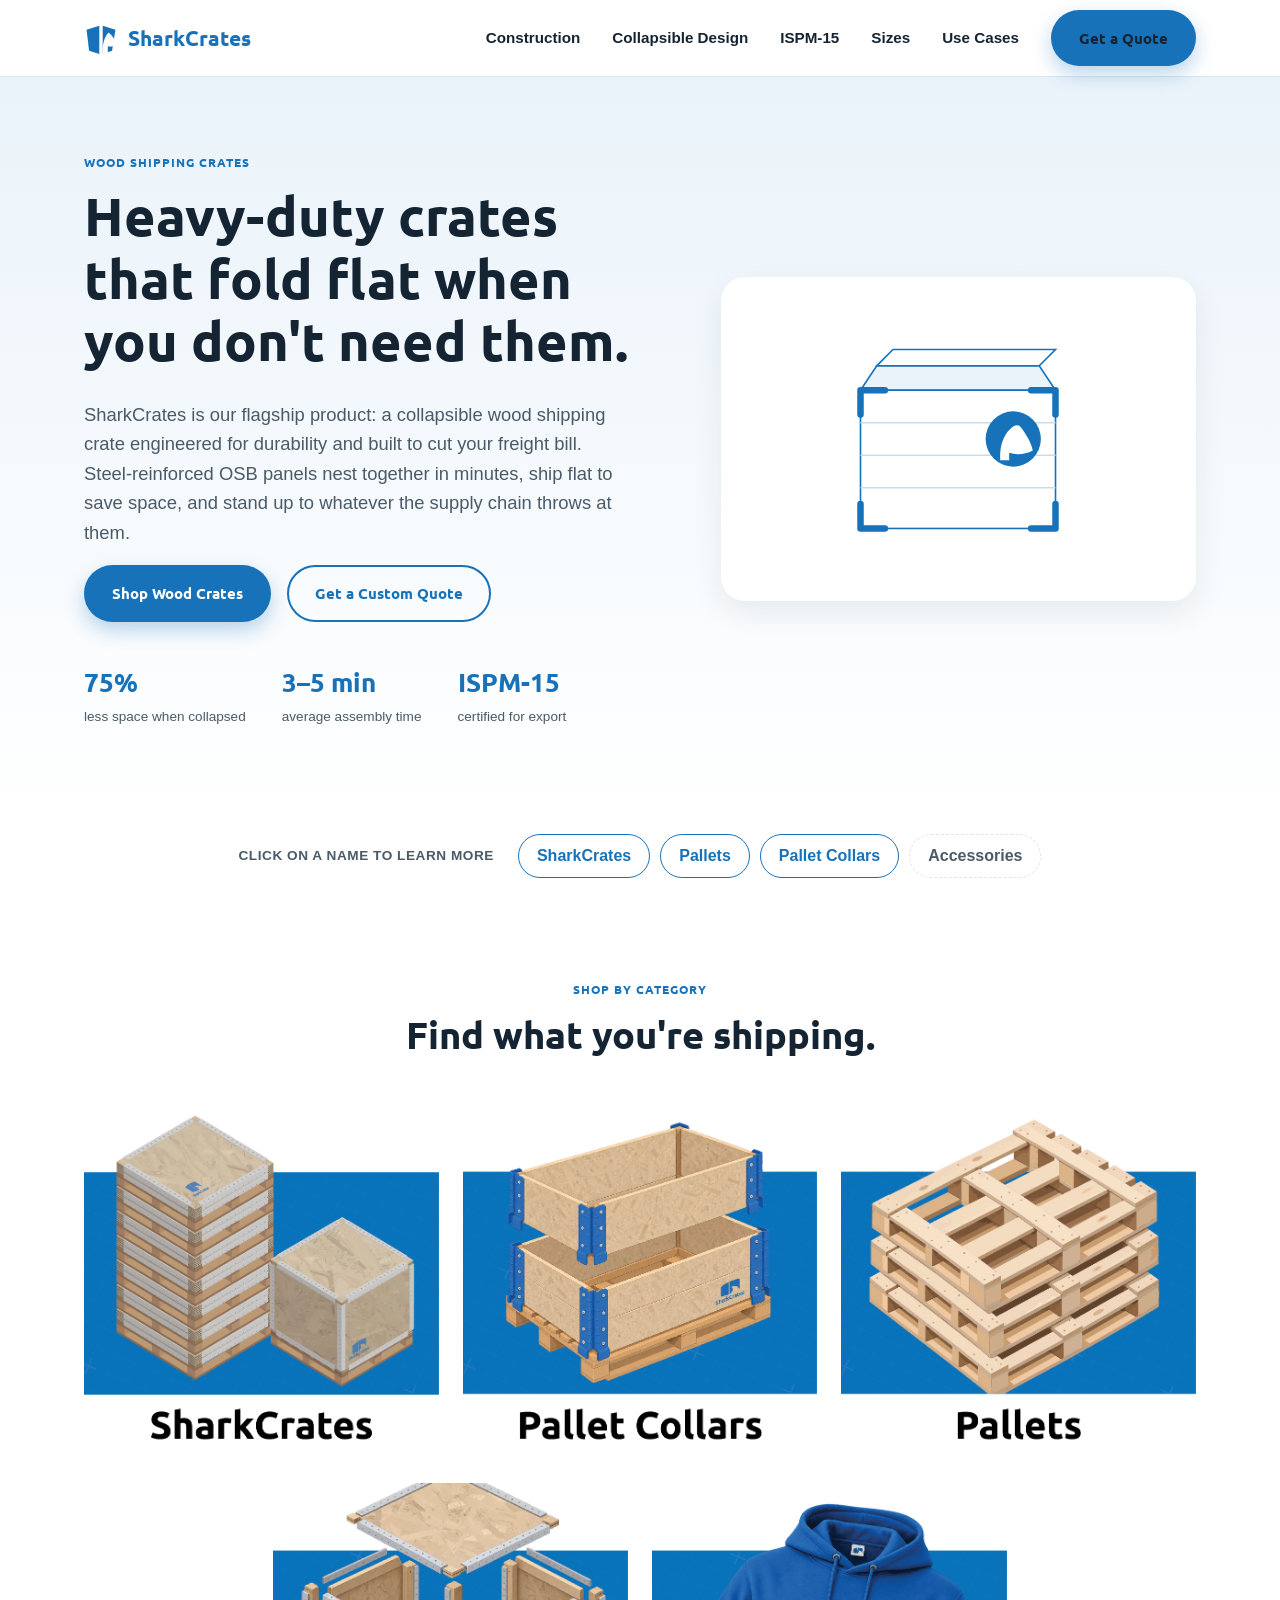
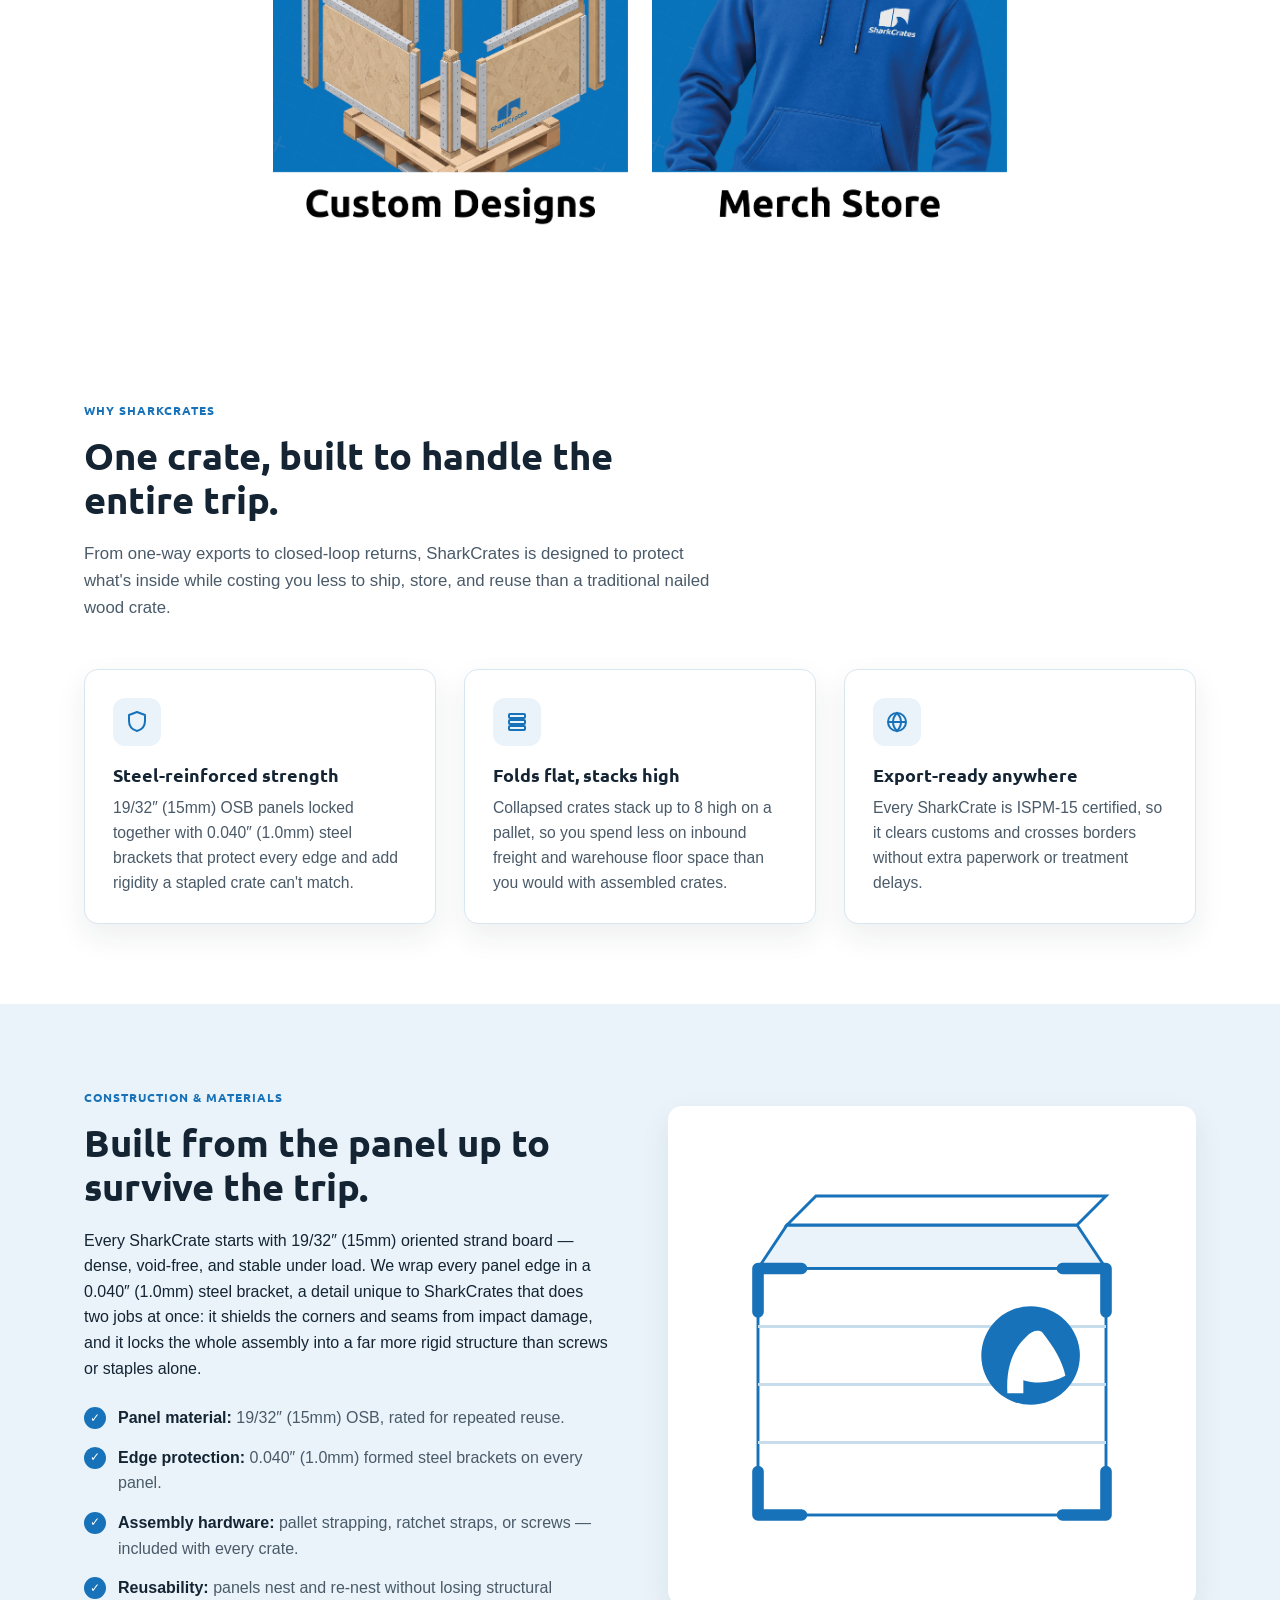
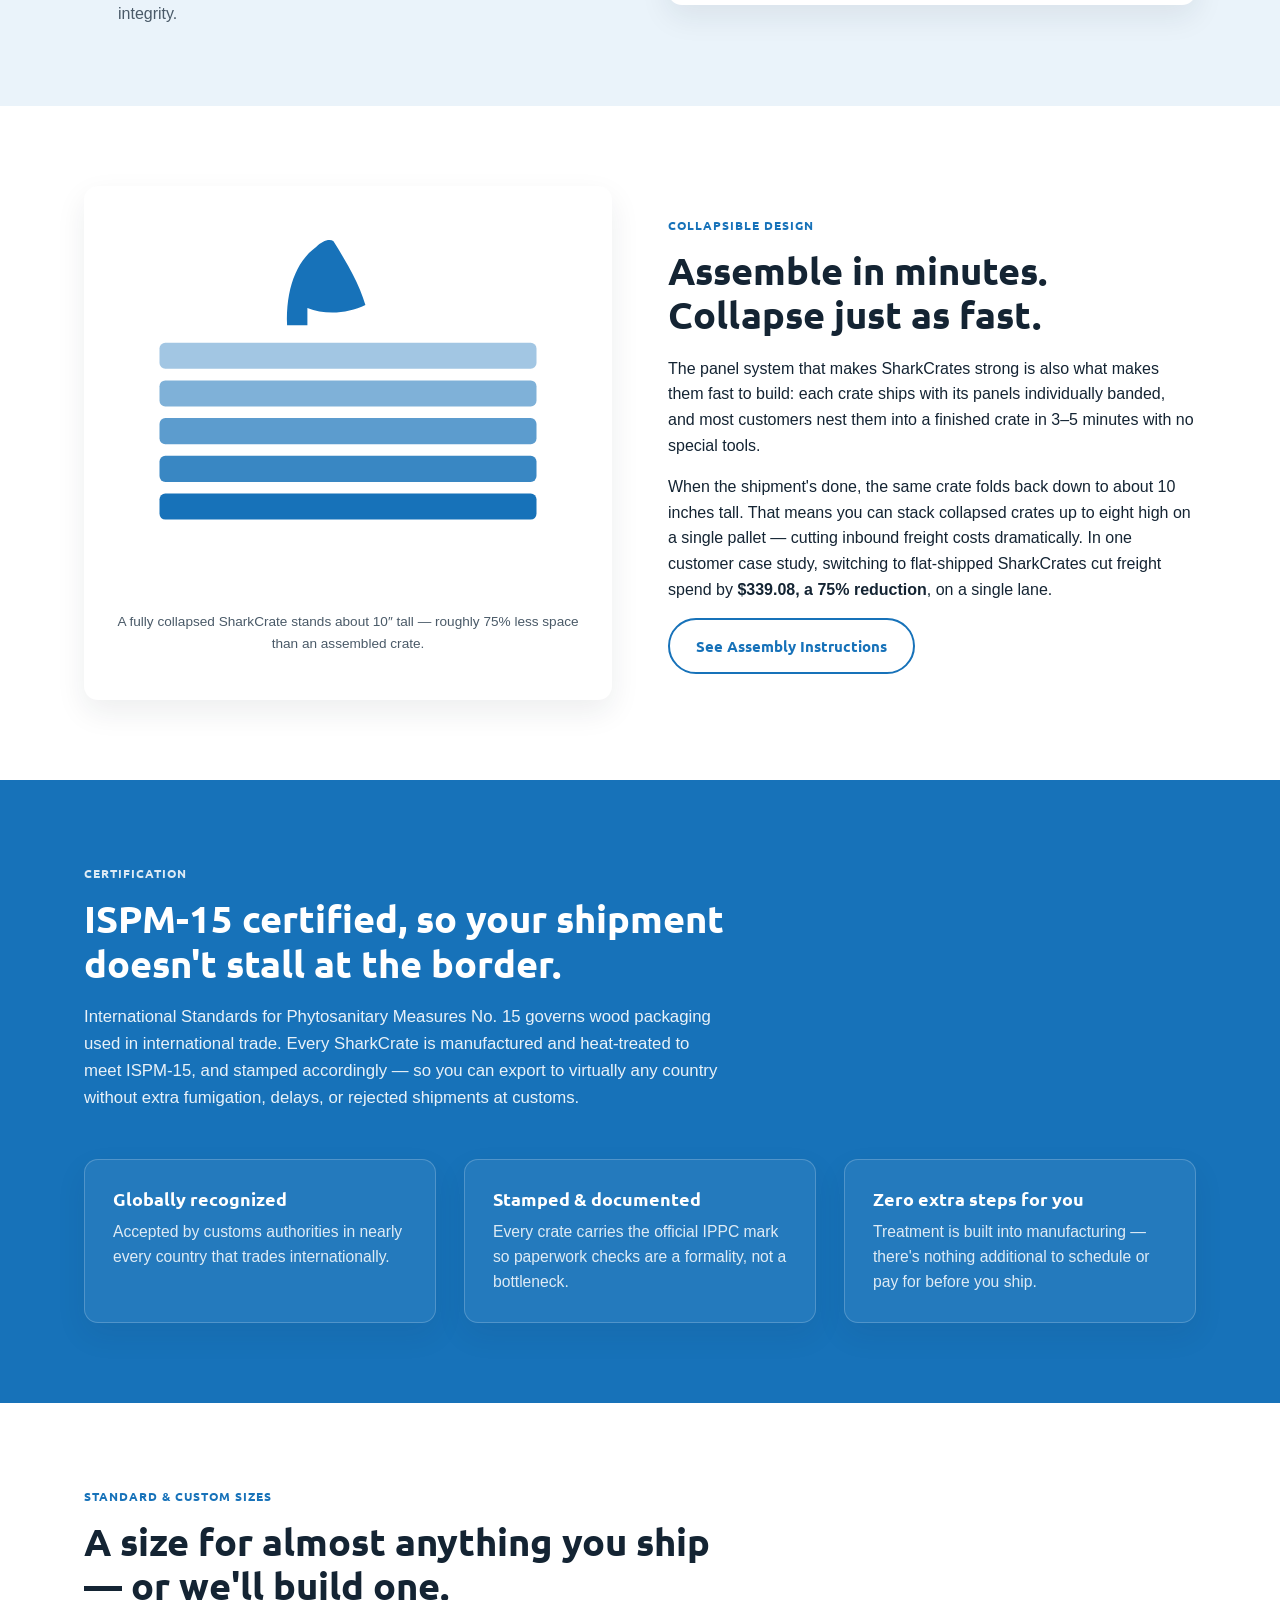
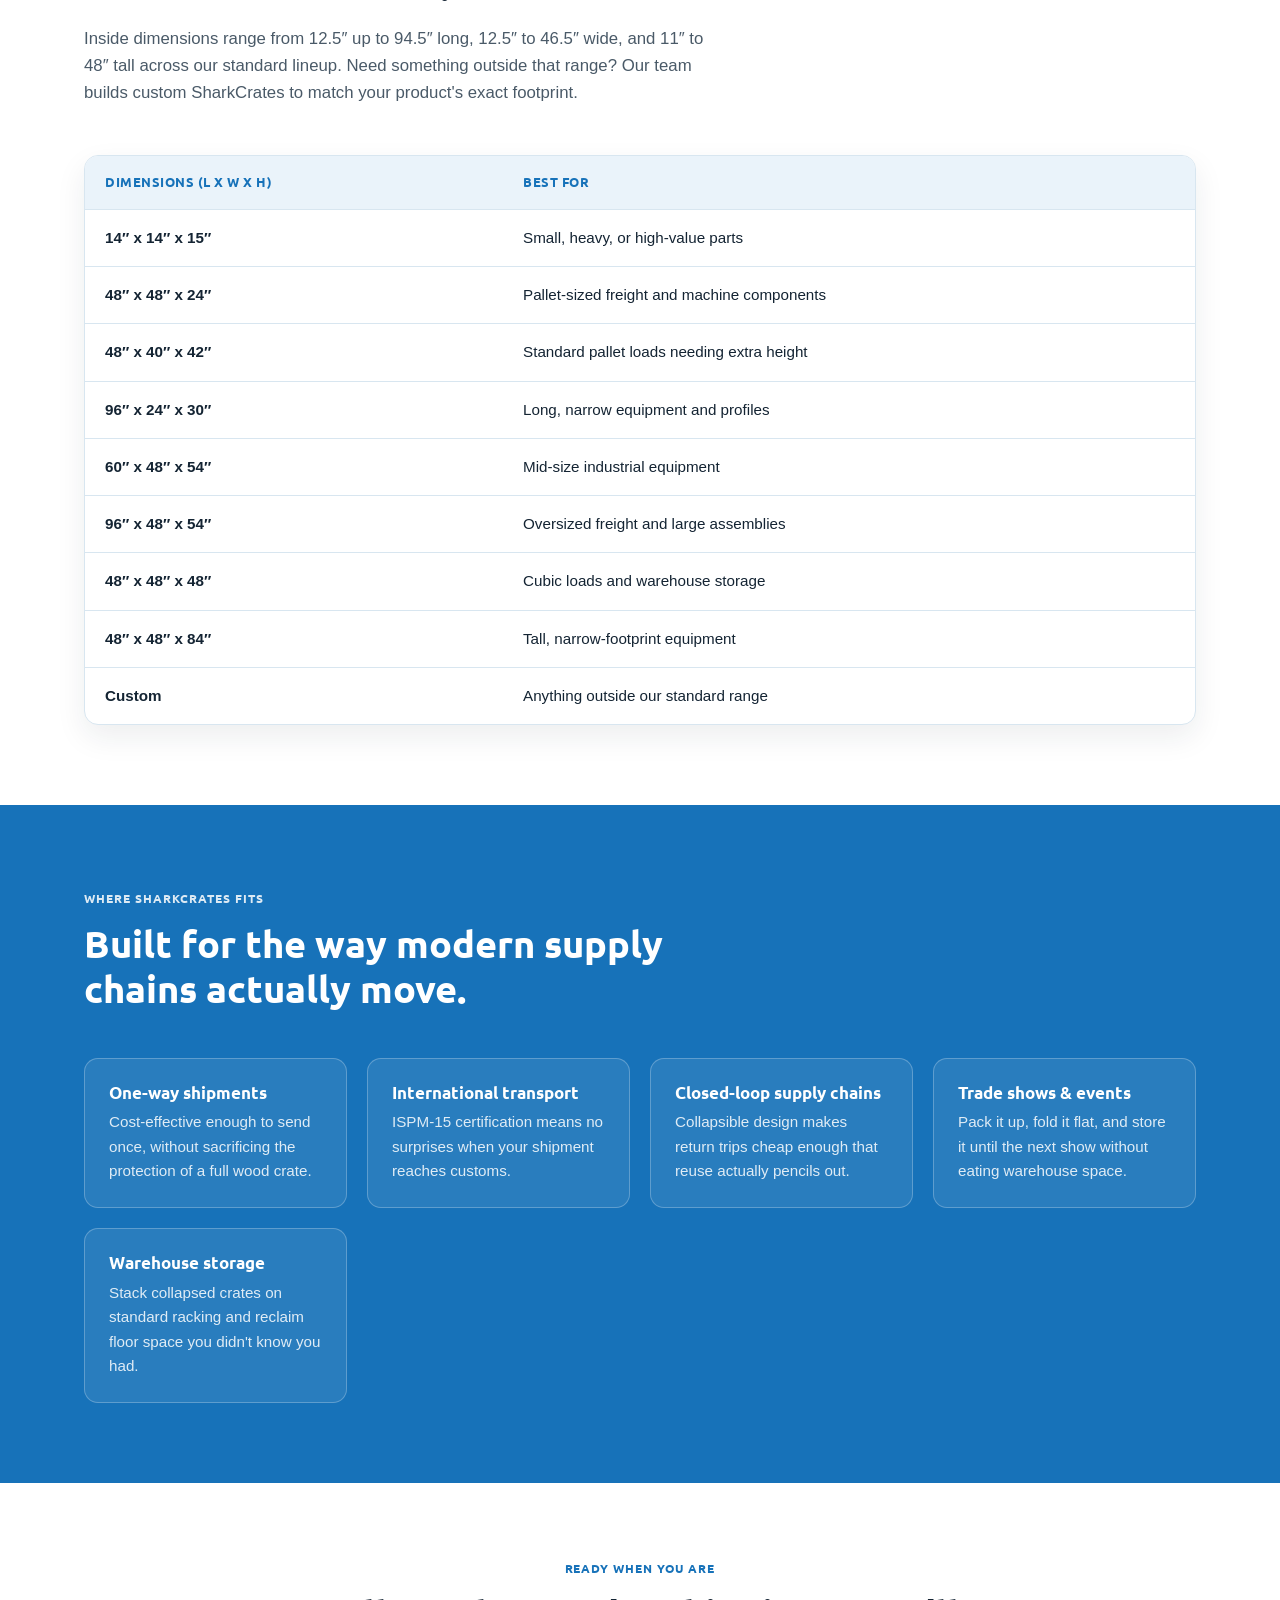
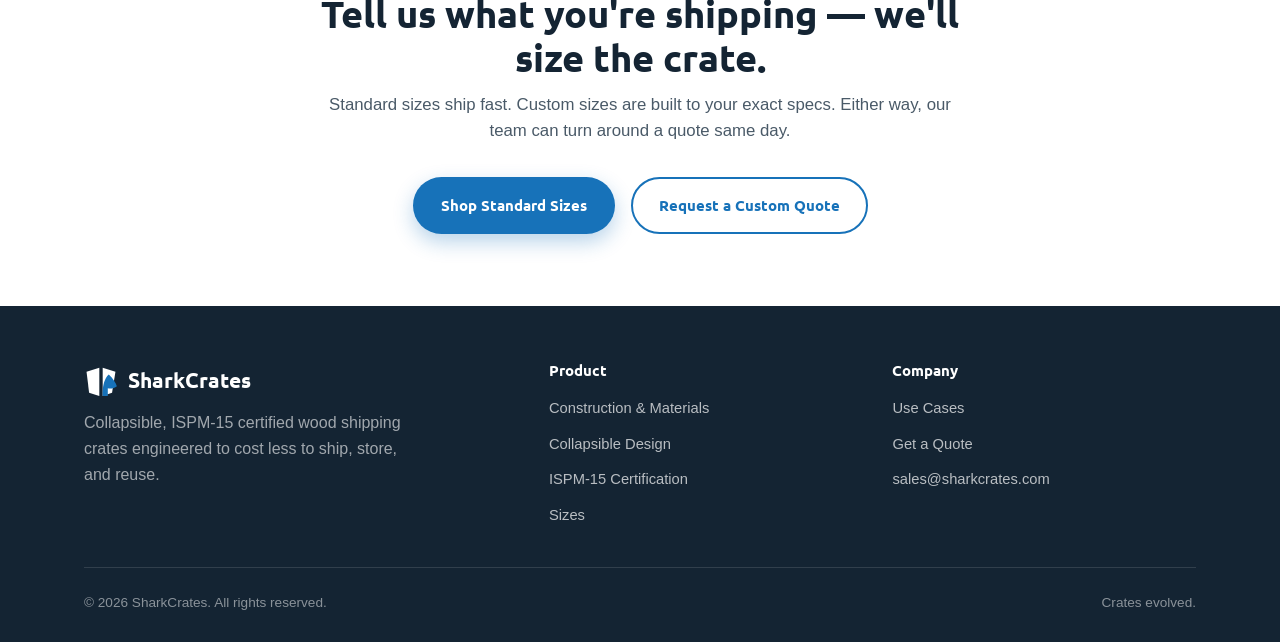
<file: index.html>
<!doctype html>
<html lang="en">
<head>
  <meta charset="UTF-8" />
  <meta name="viewport" content="width=device-width, initial-scale=1.0" />
  <title>Wood Shipping Crates | Collapsible &amp; ISPM-15 Certified | SharkCrates</title>
  <meta name="description" content="SharkCrates are heavy-duty, collapsible wood shipping crates built from OSB and steel-reinforced edges. ISPM-15 certified for export, ships flat, assembles in minutes." />
  <link rel="icon" href="assets/images/logo-mark-blue.svg" type="image/svg+xml" />
  <link rel="stylesheet" href="assets/css/styles.css" />
</head>
<body>

  <header class="site-header">
    <div class="container">
      <a class="brand" href="#top">
        <img src="assets/images/logo-mark-blue.svg" alt="" />
        SharkCrates
      </a>
      <nav class="main-nav" id="main-nav">
        <a href="#construction">Construction</a>
        <a href="#collapsible">Collapsible Design</a>
        <a href="#certified">ISPM-15</a>
        <a href="#sizes">Sizes</a>
        <a href="#use-cases">Use Cases</a>
        <a class="btn btn--primary" href="#quote">Get a Quote</a>
      </nav>
      <button class="nav-toggle" id="nav-toggle" aria-label="Toggle navigation" aria-expanded="false" aria-controls="main-nav">
        <span></span><span></span><span></span>
      </button>
    </div>
  </header>

  <main id="top">

    <!-- Hero -->
    <section class="hero">
      <div class="container">
        <div class="hero-copy">
          <span class="eyebrow">Wood Shipping Crates</span>
          <h1>Heavy-duty crates that fold flat when you don't need them.</h1>
          <p class="lede">
            SharkCrates is our flagship product: a collapsible wood shipping crate engineered
            for durability and built to cut your freight bill. Steel-reinforced OSB panels
            nest together in minutes, ship flat to save space, and stand up to whatever the
            supply chain throws at them.
          </p>
          <div class="cta-row">
            <a class="btn btn--primary" href="#sizes">Shop Wood Crates</a>
            <a class="btn btn--ghost" href="#quote">Get a Custom Quote</a>
          </div>
          <div class="hero-stats">
            <div class="hero-stat">
              <strong>75%</strong>
              <span>less space when collapsed</span>
            </div>
            <div class="hero-stat">
              <strong>3&ndash;5 min</strong>
              <span>average assembly time</span>
            </div>
            <div class="hero-stat">
              <strong>ISPM-15</strong>
              <span>certified for export</span>
            </div>
          </div>
        </div>
        <div class="hero-visual">
          <img src="assets/images/crate-illustration.svg" alt="Illustration of an assembled SharkCrate wood shipping crate with steel corner brackets" />
        </div>
      </div>
    </section>

    <!-- Quick nav -->
    <nav class="quick-nav" aria-label="Product sections">
      <div class="container quick-nav-inner">
        <span class="quick-nav-label">Click on a name to learn more</span>
        <ul class="quick-nav-list">
          <li><a href="/#SharkCrates%3A-Collapsi-ble-Wood-Shipping-Crates">SharkCrates</a></li>
          <li><a href="/#Pallets%3A-Find-the-right-ISPM-15-pallet-for-your-SharkCrate!">Pallets</a></li>
          <li><a href="/#Pallet-Collars%3A-In-stock%2C-ship-today!-Stacked-to-your-height!">Pallet Collars</a></li>
          <li><span class="quick-nav-list-disabled" title="Coming soon">Accessories</span></li>
        </ul>
      </div>
    </nav>

    <!-- Shop by category -->
    <section class="section shop-menu">
      <div class="container">
        <div class="section-intro" style="margin-left:auto;margin-right:auto;text-align:center;">
          <span class="eyebrow">Shop by Category</span>
          <h2>Find what you're shipping.</h2>
        </div>
        <div class="shop-menu-grid">
          <a class="shop-panel" href="https://portal.sharkcrates.com/shop-wood-shipping-crates">
            <img src="assets/images/panel-sharkcrates.png" alt="Wood Shipping Crate" loading="lazy" />
          </a>
          <a class="shop-panel" href="https://portal.sharkcrates.com/pallet-collars-shop">
            <img src="assets/images/panel-pallet-collars.png" alt="Pallet Collars" loading="lazy" />
          </a>
          <a class="shop-panel" href="https://portal.sharkcrates.com/pallet-collars-shop">
            <img src="assets/images/panel-pallets.png" alt="Pallets" loading="lazy" />
          </a>
          <a class="shop-panel" href="#">
            <img src="assets/images/panel-custom.png" alt="Crate Design" loading="lazy" />
          </a>
          <a class="shop-panel" href="#">
            <img src="assets/images/panel-merch.png" alt="Merch Store" loading="lazy" />
          </a>
        </div>
      </div>
    </section>

    <!-- Overview / feature grid -->
    <section class="section">
      <div class="container">
        <div class="section-intro">
          <span class="eyebrow">Why SharkCrates</span>
          <h2>One crate, built to handle the entire trip.</h2>
          <p>
            From one-way exports to closed-loop returns, SharkCrates is designed to protect
            what's inside while costing you less to ship, store, and reuse than a traditional
            nailed wood crate.
          </p>
        </div>
        <div class="feature-grid">
          <div class="feature-card">
            <div class="icon">
              <svg width="24" height="24" viewBox="0 0 24 24" fill="none"><path d="M12 2 4 5v6c0 5 3.4 8.7 8 10 4.6-1.3 8-5 8-10V5l-8-3Z" stroke="#1772B9" stroke-width="2" stroke-linejoin="round"/></svg>
            </div>
            <h3>Steel-reinforced strength</h3>
            <p>19/32&Prime; (15mm) OSB panels locked together with 0.040&Prime; (1.0mm) steel brackets that protect every edge and add rigidity a stapled crate can't match.</p>
          </div>
          <div class="feature-card">
            <div class="icon">
              <svg width="24" height="24" viewBox="0 0 24 24" fill="none"><rect x="4" y="4" width="16" height="4" rx="1" stroke="#1772B9" stroke-width="2"/><rect x="4" y="10" width="16" height="4" rx="1" stroke="#1772B9" stroke-width="2"/><rect x="4" y="16" width="16" height="4" rx="1" stroke="#1772B9" stroke-width="2"/></svg>
            </div>
            <h3>Folds flat, stacks high</h3>
            <p>Collapsed crates stack up to 8 high on a pallet, so you spend less on inbound freight and warehouse floor space than you would with assembled crates.</p>
          </div>
          <div class="feature-card">
            <div class="icon">
              <svg width="24" height="24" viewBox="0 0 24 24" fill="none"><circle cx="12" cy="12" r="9" stroke="#1772B9" stroke-width="2"/><path d="M3 12h18M12 3c2.5 2.5 4 6 4 9s-1.5 6.5-4 9c-2.5-2.5-4-6-4-9s1.5-6.5 4-9Z" stroke="#1772B9" stroke-width="2"/></svg>
            </div>
            <h3>Export-ready anywhere</h3>
            <p>Every SharkCrate is ISPM-15 certified, so it clears customs and crosses borders without extra paperwork or treatment delays.</p>
          </div>
        </div>
      </div>
    </section>

    <!-- Construction -->
    <section class="section section--tint" id="construction">
      <div class="container split">
        <div class="split-copy">
          <span class="eyebrow">Construction &amp; Materials</span>
          <h2>Built from the panel up to survive the trip.</h2>
          <p>
            Every SharkCrate starts with 19/32&Prime; (15mm) oriented strand board &mdash; dense,
            void-free, and stable under load. We wrap every panel edge in a 0.040&Prime; (1.0mm)
            steel bracket, a detail unique to SharkCrates that does two jobs at once: it shields
            the corners and seams from impact damage, and it locks the whole assembly into a far
            more rigid structure than screws or staples alone.
          </p>
          <ul class="spec-list">
            <li><span class="check">&#10003;</span><span><strong>Panel material:</strong> 19/32&Prime; (15mm) OSB, rated for repeated reuse.</span></li>
            <li><span class="check">&#10003;</span><span><strong>Edge protection:</strong> 0.040&Prime; (1.0mm) formed steel brackets on every panel.</span></li>
            <li><span class="check">&#10003;</span><span><strong>Assembly hardware:</strong> pallet strapping, ratchet straps, or screws &mdash; included with every crate.</span></li>
            <li><span class="check">&#10003;</span><span><strong>Reusability:</strong> panels nest and re-nest without losing structural integrity.</span></li>
          </ul>
        </div>
        <div class="split-media">
          <img src="assets/images/crate-illustration.svg" alt="Detail illustration of steel-reinforced crate corner brackets" />
        </div>
      </div>
    </section>

    <!-- Collapsible design -->
    <section class="section" id="collapsible">
      <div class="container split">
        <div class="split-media">
          <img src="assets/images/flatpack-illustration.svg" alt="Illustration of SharkCrate panels stacked flat for shipping and storage" />
          <p class="stack-caption">A fully collapsed SharkCrate stands about 10&Prime; tall &mdash; roughly 75% less space than an assembled crate.</p>
        </div>
        <div class="split-copy">
          <span class="eyebrow">Collapsible Design</span>
          <h2>Assemble in minutes. Collapse just as fast.</h2>
          <p>
            The panel system that makes SharkCrates strong is also what makes them fast to
            build: each crate ships with its panels individually banded, and most customers
            nest them into a finished crate in 3&ndash;5 minutes with no special tools.
          </p>
          <p>
            When the shipment's done, the same crate folds back down to about 10 inches tall.
            That means you can stack collapsed crates up to eight high on a single pallet &mdash;
            cutting inbound freight costs dramatically. In one customer case study, switching
            to flat-shipped SharkCrates cut freight spend by <strong>$339.08, a 75% reduction</strong>,
            on a single lane.
          </p>
          <div class="cta-row">
            <a class="btn btn--ghost" href="#quote">See Assembly Instructions</a>
          </div>
        </div>
      </div>
    </section>

    <!-- ISPM-15 -->
    <section class="section section--brand" id="certified">
      <div class="container">
        <div class="section-intro">
          <span class="eyebrow">Certification</span>
          <h2>ISPM-15 certified, so your shipment doesn't stall at the border.</h2>
          <p>
            International Standards for Phytosanitary Measures No. 15 governs wood packaging
            used in international trade. Every SharkCrate is manufactured and heat-treated to
            meet ISPM-15, and stamped accordingly &mdash; so you can export to virtually any
            country without extra fumigation, delays, or rejected shipments at customs.
          </p>
        </div>
        <div class="feature-grid">
          <div class="feature-card" style="background: rgba(255,255,255,0.06); border-color: rgba(255,255,255,0.2);">
            <h3 style="color:#fff;">Globally recognized</h3>
            <p style="color:rgba(255,255,255,0.85);">Accepted by customs authorities in nearly every country that trades internationally.</p>
          </div>
          <div class="feature-card" style="background: rgba(255,255,255,0.06); border-color: rgba(255,255,255,0.2);">
            <h3 style="color:#fff;">Stamped &amp; documented</h3>
            <p style="color:rgba(255,255,255,0.85);">Every crate carries the official IPPC mark so paperwork checks are a formality, not a bottleneck.</p>
          </div>
          <div class="feature-card" style="background: rgba(255,255,255,0.06); border-color: rgba(255,255,255,0.2);">
            <h3 style="color:#fff;">Zero extra steps for you</h3>
            <p style="color:rgba(255,255,255,0.85);">Treatment is built into manufacturing &mdash; there's nothing additional to schedule or pay for before you ship.</p>
          </div>
        </div>
      </div>
    </section>

    <!-- Sizes -->
    <section class="section" id="sizes">
      <div class="container">
        <div class="section-intro">
          <span class="eyebrow">Standard &amp; Custom Sizes</span>
          <h2>A size for almost anything you ship &mdash; or we'll build one.</h2>
          <p>
            Inside dimensions range from 12.5&Prime; up to 94.5&Prime; long, 12.5&Prime; to 46.5&Prime;
            wide, and 11&Prime; to 48&Prime; tall across our standard lineup. Need something outside
            that range? Our team builds custom SharkCrates to match your product's exact
            footprint.
          </p>
        </div>
        <div class="table-wrap">
          <table class="sizes">
            <thead>
              <tr>
                <th>Dimensions (L x W x H)</th>
                <th>Best for</th>
              </tr>
            </thead>
            <tbody>
              <tr>
                <td class="dim">14&Prime; x 14&Prime; x 15&Prime;</td>
                <td>Small, heavy, or high-value parts</td>
              </tr>
              <tr>
                <td class="dim">48&Prime; x 48&Prime; x 24&Prime;</td>
                <td>Pallet-sized freight and machine components</td>
              </tr>
              <tr>
                <td class="dim">48&Prime; x 40&Prime; x 42&Prime;</td>
                <td>Standard pallet loads needing extra height</td>
              </tr>
              <tr>
                <td class="dim">96&Prime; x 24&Prime; x 30&Prime;</td>
                <td>Long, narrow equipment and profiles</td>
              </tr>
              <tr>
                <td class="dim">60&Prime; x 48&Prime; x 54&Prime;</td>
                <td>Mid-size industrial equipment</td>
              </tr>
              <tr>
                <td class="dim">96&Prime; x 48&Prime; x 54&Prime;</td>
                <td>Oversized freight and large assemblies</td>
              </tr>
              <tr>
                <td class="dim">48&Prime; x 48&Prime; x 48&Prime;</td>
                <td>Cubic loads and warehouse storage</td>
              </tr>
              <tr>
                <td class="dim">48&Prime; x 48&Prime; x 84&Prime;</td>
                <td>Tall, narrow-footprint equipment</td>
              </tr>
              <tr>
                <td class="dim">Custom</td>
                <td>Anything outside our standard range</td>
              </tr>
            </tbody>
          </table>
        </div>
      </div>
    </section>

    <!-- Use cases -->
    <section class="section section--brand" id="use-cases">
      <div class="container">
        <div class="section-intro">
          <span class="eyebrow">Where SharkCrates Fits</span>
          <h2>Built for the way modern supply chains actually move.</h2>
        </div>
        <div class="usecase-grid">
          <div class="usecase-card">
            <h3>One-way shipments</h3>
            <p>Cost-effective enough to send once, without sacrificing the protection of a full wood crate.</p>
          </div>
          <div class="usecase-card">
            <h3>International transport</h3>
            <p>ISPM-15 certification means no surprises when your shipment reaches customs.</p>
          </div>
          <div class="usecase-card">
            <h3>Closed-loop supply chains</h3>
            <p>Collapsible design makes return trips cheap enough that reuse actually pencils out.</p>
          </div>
          <div class="usecase-card">
            <h3>Trade shows &amp; events</h3>
            <p>Pack it up, fold it flat, and store it until the next show without eating warehouse space.</p>
          </div>
          <div class="usecase-card">
            <h3>Warehouse storage</h3>
            <p>Stack collapsed crates on standard racking and reclaim floor space you didn't know you had.</p>
          </div>
        </div>
      </div>
    </section>

    <!-- CTA -->
    <section class="cta-band" id="quote">
      <div class="container">
        <span class="eyebrow">Ready when you are</span>
        <h2>Tell us what you're shipping &mdash; we'll size the crate.</h2>
        <div class="section-intro">
          <p>Standard sizes ship fast. Custom sizes are built to your exact specs. Either way, our team can turn around a quote same day.</p>
        </div>
        <div class="cta-row">
          <a class="btn btn--primary" href="#sizes">Shop Standard Sizes</a>
          <a class="btn btn--ghost" href="mailto:sales@sharkcrates.com">Request a Custom Quote</a>
        </div>
      </div>
    </section>

  </main>

  <footer class="site-footer">
    <div class="container">
      <div class="footer-top">
        <div class="footer-brand">
          <a class="brand" href="#top">
            <img src="assets/images/logo-mark-white.svg" alt="" />
            SharkCrates
          </a>
          <p>Collapsible, ISPM-15 certified wood shipping crates engineered to cost less to ship, store, and reuse.</p>
        </div>
        <div class="footer-col">
          <h4>Product</h4>
          <ul>
            <li><a href="#construction">Construction &amp; Materials</a></li>
            <li><a href="#collapsible">Collapsible Design</a></li>
            <li><a href="#certified">ISPM-15 Certification</a></li>
            <li><a href="#sizes">Sizes</a></li>
          </ul>
        </div>
        <div class="footer-col">
          <h4>Company</h4>
          <ul>
            <li><a href="#use-cases">Use Cases</a></li>
            <li><a href="#quote">Get a Quote</a></li>
            <li><a href="mailto:sales@sharkcrates.com">sales@sharkcrates.com</a></li>
          </ul>
        </div>
      </div>
      <div class="footer-bottom">
        <span>&copy; <span id="year"></span> SharkCrates. All rights reserved.</span>
        <span>Crates evolved.</span>
      </div>
    </div>
  </footer>

  <script src="assets/js/main.js"></script>
</body>
</html>
</file>
<file: assets/css/styles.css>
/* SharkCrates brand system: #1772B9 (brand blue), #FFFFFF, Ubuntu Bold headings */

@font-face {
  font-family: "Ubuntu";
  src: url("../fonts/Ubuntu-Bold.ttf") format("truetype");
  font-weight: 700;
  font-style: normal;
  font-display: swap;
}

:root {
  --brand-blue: #1772b9;
  --brand-blue-dark: #125a91;
  --brand-blue-tint: #eaf3fa;
  --ink: #142433;
  --ink-soft: #4a5a68;
  --white: #ffffff;
  --border: #d8e6f0;
  --shadow: 0 12px 30px rgba(20, 36, 51, 0.08);
  --radius: 14px;
  --max-width: 1160px;
  --font-heading: "Ubuntu", "Segoe UI", system-ui, -apple-system, sans-serif;
  --font-body: -apple-system, "Segoe UI", Roboto, Helvetica, Arial, sans-serif;
}

* {
  box-sizing: border-box;
}

html {
  scroll-behavior: smooth;
}

body {
  margin: 0;
  font-family: var(--font-body);
  color: var(--ink);
  background: var(--white);
  line-height: 1.6;
}

h1,
h2,
h3,
h4 {
  font-family: var(--font-heading);
  font-weight: 700;
  line-height: 1.15;
  margin: 0 0 0.5em;
  color: var(--ink);
}

p {
  margin: 0 0 1em;
}

a {
  color: var(--brand-blue);
}

img,
svg {
  max-width: 100%;
  display: block;
}

.container {
  max-width: var(--max-width);
  margin: 0 auto;
  padding: 0 24px;
}

.section {
  padding: 80px 0;
}

.section--tint {
  background: var(--brand-blue-tint);
}

.section--brand {
  background: var(--brand-blue);
  color: var(--white);
}

.section--brand h2,
.section--brand h3,
.section--brand p {
  color: var(--white);
}

.eyebrow {
  display: inline-block;
  font-family: var(--font-heading);
  font-weight: 700;
  font-size: 0.78rem;
  letter-spacing: 0.08em;
  text-transform: uppercase;
  color: var(--brand-blue);
  margin-bottom: 12px;
}

.section--brand .eyebrow {
  color: var(--white);
  opacity: 0.85;
}

h2 {
  font-size: clamp(1.8rem, 3vw, 2.4rem);
}

.section-intro {
  max-width: 640px;
  margin-bottom: 48px;
}

.section-intro p {
  color: var(--ink-soft);
  font-size: 1.05rem;
}

.section--brand .section-intro p {
  color: rgba(255, 255, 255, 0.9);
}

/* Header */

.site-header {
  position: sticky;
  top: 0;
  z-index: 50;
  background: rgba(255, 255, 255, 0.96);
  backdrop-filter: blur(6px);
  border-bottom: 1px solid var(--border);
}

.site-header .container {
  display: flex;
  align-items: center;
  justify-content: space-between;
  height: 76px;
}

.brand {
  display: flex;
  align-items: center;
  gap: 10px;
  text-decoration: none;
  font-family: var(--font-heading);
  font-weight: 700;
  font-size: 1.3rem;
  color: var(--brand-blue);
}

.brand img {
  width: 34px;
  height: auto;
}

.main-nav {
  display: flex;
  align-items: center;
  gap: 32px;
}

.main-nav a {
  font-weight: 600;
  font-size: 0.95rem;
  text-decoration: none;
  color: var(--ink);
}

.main-nav a:hover {
  color: var(--brand-blue);
}

.nav-toggle {
  display: none;
  background: none;
  border: none;
  cursor: pointer;
  padding: 8px;
}

.nav-toggle span {
  display: block;
  width: 24px;
  height: 2px;
  background: var(--ink);
  margin: 5px 0;
}

/* Buttons */

.btn {
  display: inline-flex;
  align-items: center;
  justify-content: center;
  gap: 8px;
  padding: 14px 26px;
  border-radius: 999px;
  font-family: var(--font-heading);
  font-weight: 700;
  font-size: 0.95rem;
  text-decoration: none;
  border: 2px solid transparent;
  cursor: pointer;
  transition: transform 0.15s ease, box-shadow 0.15s ease;
}

.btn:hover {
  transform: translateY(-1px);
}

.btn--primary {
  background: var(--brand-blue);
  color: var(--white);
  box-shadow: 0 8px 20px rgba(23, 114, 185, 0.3);
}

.btn--primary:hover {
  background: var(--brand-blue-dark);
}

.btn--ghost {
  background: transparent;
  border-color: var(--brand-blue);
  color: var(--brand-blue);
}

.section--brand .btn--ghost {
  border-color: var(--white);
  color: var(--white);
}

.btn--ghost-white {
  background: var(--white);
  color: var(--brand-blue);
}

.cta-row {
  display: flex;
  gap: 16px;
  flex-wrap: wrap;
}

/* Quick nav */

.quick-nav {
  background: var(--white);
  position: sticky;
  top: 76px; /* matches .site-header height, which is also sticky above this */
  z-index: 40;
}

.quick-nav-inner {
  display: flex;
  flex-wrap: wrap;
  align-items: center;
  justify-content: center;
  gap: 12px 24px;
  padding: 18px 0;
  text-align: center;
}

.quick-nav-label {
  font-size: 0.85rem;
  font-weight: 600;
  color: var(--ink-soft);
  text-transform: uppercase;
  letter-spacing: 0.04em;
}

.quick-nav-list {
  display: flex;
  flex-wrap: wrap;
  justify-content: center;
  gap: 10px;
  list-style: none;
  margin: 0;
  padding: 0;
}

.quick-nav-list a {
  display: inline-block;
  padding: 8px 18px;
  border: 1px solid var(--brand-blue);
  border-radius: 999px;
  color: var(--brand-blue);
  font-weight: 600;
  text-decoration: none;
  transition: background 0.15s ease, color 0.15s ease;
}

.quick-nav-list a:hover,
.quick-nav-list a:focus-visible {
  background: var(--brand-blue);
  color: var(--white);
}

.quick-nav-list-disabled {
  display: inline-block;
  padding: 8px 18px;
  border: 1px dashed var(--border);
  border-radius: 999px;
  color: var(--ink-soft);
  font-weight: 600;
  cursor: default;
}

/* Shop by category */

.shop-menu-grid {
  display: grid;
  grid-template-columns: repeat(6, 1fr);
  gap: 24px;
}

.shop-panel {
  grid-column: span 2;
  aspect-ratio: 1 / 1;
  display: block;
  overflow: hidden;
  border-radius: var(--radius);
  transition: transform 0.15s ease;
}

.shop-panel:hover,
.shop-panel:focus-visible {
  transform: translateY(-4px);
}

.shop-panel img {
  width: 100%;
  height: 100%;
  object-fit: cover;
}

.shop-panel:nth-child(4) {
  grid-column: 2 / span 2;
}

.shop-panel:nth-child(5) {
  grid-column: 4 / span 2;
}

@media (max-width: 700px) {
  .shop-menu-grid {
    grid-template-columns: 1fr;
  }

  .shop-panel,
  .shop-panel:nth-child(4),
  .shop-panel:nth-child(5) {
    grid-column: auto;
  }
}

/* Hero */

.hero {
  padding: 72px 0 88px;
  background: linear-gradient(180deg, var(--brand-blue-tint) 0%, #ffffff 100%);
  overflow: hidden;
}

.hero .container {
  display: grid;
  grid-template-columns: 1.1fr 0.9fr;
  gap: 56px;
  align-items: center;
}

.hero-copy h1 {
  font-size: clamp(2.2rem, 4.5vw, 3.4rem);
}

.hero-copy .lede {
  font-size: 1.15rem;
  color: var(--ink-soft);
  max-width: 540px;
}

.hero-stats {
  display: flex;
  gap: 36px;
  margin-top: 40px;
  flex-wrap: wrap;
}

.hero-stat strong {
  display: block;
  font-family: var(--font-heading);
  font-size: 1.6rem;
  color: var(--brand-blue);
}

.hero-stat span {
  font-size: 0.85rem;
  color: var(--ink-soft);
}

.hero-visual {
  position: relative;
  background: var(--white);
  border-radius: 24px;
  box-shadow: var(--shadow);
  padding: 40px;
  display: flex;
  align-items: center;
  justify-content: center;
}

.hero-visual img {
  width: 100%;
  max-width: 260px;
}

/* Feature grid */

.feature-grid {
  display: grid;
  grid-template-columns: repeat(3, 1fr);
  gap: 28px;
}

.feature-card {
  background: var(--white);
  border: 1px solid var(--border);
  border-radius: var(--radius);
  padding: 28px;
  box-shadow: var(--shadow);
}

.feature-card .icon {
  width: 48px;
  height: 48px;
  border-radius: 12px;
  background: var(--brand-blue-tint);
  display: flex;
  align-items: center;
  justify-content: center;
  margin-bottom: 18px;
  font-size: 1.4rem;
}

.feature-card h3 {
  font-size: 1.15rem;
}

.feature-card p {
  color: var(--ink-soft);
  margin: 0;
  font-size: 0.98rem;
}

/* Two column: construction */

.split {
  display: grid;
  grid-template-columns: 1fr 1fr;
  gap: 56px;
  align-items: center;
}

.split-media {
  background: var(--white);
  border-radius: var(--radius);
  box-shadow: var(--shadow);
  padding: 32px;
}

.spec-list {
  list-style: none;
  margin: 24px 0 0;
  padding: 0;
  display: grid;
  gap: 14px;
}

.spec-list li {
  display: flex;
  gap: 12px;
  align-items: flex-start;
  font-size: 1rem;
  color: var(--ink-soft);
}

.spec-list strong {
  color: var(--ink);
}

.check {
  flex: none;
  width: 22px;
  height: 22px;
  border-radius: 50%;
  background: var(--brand-blue);
  color: var(--white);
  display: flex;
  align-items: center;
  justify-content: center;
  font-size: 0.75rem;
  margin-top: 2px;
}

/* Stack diagram */

.stack-diagram {
  display: flex;
  flex-direction: column-reverse;
  gap: 6px;
  align-items: center;
}

.stack-diagram .layer {
  width: 100%;
  height: 22px;
  background: var(--brand-blue);
  border-radius: 6px;
  opacity: 0.35;
}

.stack-diagram .layer:nth-child(-n + 3) {
  opacity: 1;
}

.stack-caption {
  text-align: center;
  margin-top: 16px;
  font-size: 0.85rem;
  color: var(--ink-soft);
}

/* Sizes table */

.table-wrap {
  overflow-x: auto;
  background: var(--white);
  border-radius: var(--radius);
  box-shadow: var(--shadow);
  border: 1px solid var(--border);
}

table.sizes {
  width: 100%;
  border-collapse: collapse;
  min-width: 560px;
}

table.sizes th,
table.sizes td {
  padding: 16px 20px;
  text-align: left;
  border-bottom: 1px solid var(--border);
  font-size: 0.95rem;
}

table.sizes th {
  font-family: var(--font-heading);
  background: var(--brand-blue-tint);
  color: var(--brand-blue);
  font-size: 0.8rem;
  letter-spacing: 0.04em;
  text-transform: uppercase;
}

table.sizes tr:last-child td {
  border-bottom: none;
}

table.sizes td.dim {
  font-weight: 700;
  color: var(--ink);
}

/* Use cases */

.usecase-grid {
  display: grid;
  grid-template-columns: repeat(auto-fit, minmax(220px, 1fr));
  gap: 20px;
}

.usecase-card {
  background: rgba(255, 255, 255, 0.08);
  border: 1px solid rgba(255, 255, 255, 0.25);
  border-radius: var(--radius);
  padding: 24px;
}

.usecase-card h3 {
  font-size: 1.05rem;
}

.usecase-card p {
  color: rgba(255, 255, 255, 0.85);
  font-size: 0.95rem;
  margin: 0;
}

/* CTA band */

.cta-band {
  text-align: center;
  padding: 72px 0;
}

.cta-band h2 {
  max-width: 640px;
  margin: 0 auto 12px;
}

.cta-band .section-intro {
  margin: 0 auto 32px;
  text-align: center;
}

.cta-band .cta-row {
  justify-content: center;
}

/* Footer */

.site-footer {
  background: var(--ink);
  color: rgba(255, 255, 255, 0.75);
  padding: 56px 0 28px;
}

.footer-top {
  display: grid;
  grid-template-columns: 1.4fr 1fr 1fr;
  gap: 40px;
  padding-bottom: 40px;
  border-bottom: 1px solid rgba(255, 255, 255, 0.12);
}

.footer-brand .brand {
  color: var(--white);
}

.footer-brand p {
  color: rgba(255, 255, 255, 0.6);
  max-width: 320px;
  margin-top: 12px;
}

.footer-col h4 {
  color: var(--white);
  font-size: 0.95rem;
  margin-bottom: 16px;
}

.footer-col ul {
  list-style: none;
  margin: 0;
  padding: 0;
  display: grid;
  gap: 10px;
}

.footer-col a {
  color: rgba(255, 255, 255, 0.7);
  text-decoration: none;
  font-size: 0.92rem;
}

.footer-col a:hover {
  color: var(--white);
}

.footer-bottom {
  padding-top: 24px;
  display: flex;
  justify-content: space-between;
  flex-wrap: wrap;
  gap: 12px;
  font-size: 0.85rem;
  color: rgba(255, 255, 255, 0.5);
}

/* Responsive */

@media (max-width: 900px) {
  .hero .container,
  .split {
    grid-template-columns: 1fr;
  }

  .split-media {
    order: -1;
  }

  .feature-grid {
    grid-template-columns: 1fr 1fr;
  }

  .footer-top {
    grid-template-columns: 1fr;
  }
}

@media (max-width: 720px) {
  .section {
    padding: 56px 0;
  }

  .main-nav {
    position: fixed;
    inset: 76px 0 0 0;
    background: var(--white);
    flex-direction: column;
    align-items: flex-start;
    padding: 24px;
    gap: 20px;
    transform: translateY(-8px);
    opacity: 0;
    pointer-events: none;
    transition: opacity 0.15s ease, transform 0.15s ease;
  }

  .main-nav.is-open {
    opacity: 1;
    transform: translateY(0);
    pointer-events: auto;
  }

  .nav-toggle {
    display: block;
  }

  .feature-grid {
    grid-template-columns: 1fr;
  }
}
</file>
